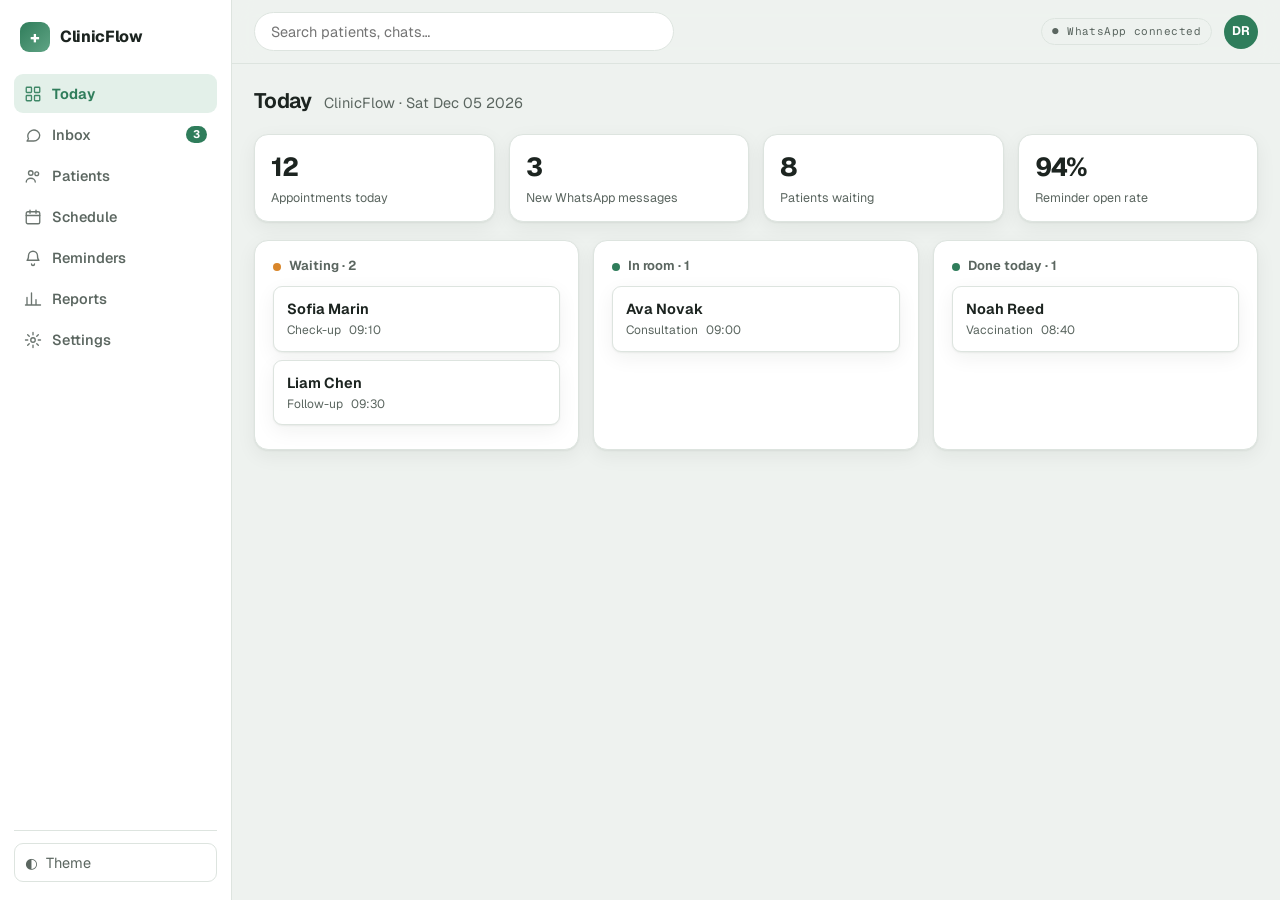
<file: index.html>
<!doctype html>
<html lang="en">
<head>
  <meta charset="utf-8">
  <meta name="viewport" content="width=device-width, initial-scale=1">
  <meta http-equiv="refresh" content="0;url=clinic-admin/index.html">
  <title>ClinicFlow</title>
  <script>location.replace("clinic-admin/index.html");</script>
</head>
<body>
  <p>Opening <a href="clinic-admin/index.html">ClinicFlow</a>…</p>
</body>
</html>
</file>
<file: clinic-admin/styles.css>
/* ============================================================
  ClinicFlow — styles
  ------------------------------------------------------------
  ✏️  CUSTOMIZE HERE: every color, radius and font of the whole
      app lives in the :root variables below. Light and dark
      are defined side by side (html[data-theme="dark"]).
  ============================================================ */

/* ---------- 1. DESIGN TOKENS (light theme) ---------- */
:root {
  --font-sans: "Geist", system-ui, sans-serif;      /* ← swap font family */
  --font-mono: "Geist Mono", ui-monospace, monospace;

  --bg: #eef2ef;               /* page background */
  --surface: #ffffff;          /* cards */
  --surface-2: #f4f6f4;        /* subtle fills */
  --text: #1c2420;             /* main text */
  --text-soft: #5b6660;        /* secondary text */
  --line: #dde4df;             /* borders */

  --accent: #2f7d5b;           /* primary green — change to rebrand */
  --accent-soft: #e3f0e9;
  --accent-text: #ffffff;

  --wa: #25d366;               /* WhatsApp green chip */
  --warn: #d9862a;
  --danger: #d05656;

  --radius: 14px;
  --radius-sm: 9px;
  --shadow: 0 1px 2px rgba(20, 30, 25, .06), 0 6px 20px rgba(20, 30, 25, .06);
  --sidebar-w: 232px;
}

/* ---------- dark theme ---------- */
html[data-theme="dark"] {
  --bg: #101613;
  --surface: #18201b;
  --surface-2: #1f2923;
  --text: #e8efe9;
  --text-soft: #9aa89f;
  --line: #2a352d;
  --accent: #4cc08a;
  --accent-soft: #1f3329;
  --accent-text: #0c130f;
  --shadow: 0 1px 2px rgba(0, 0, 0, .4), 0 8px 24px rgba(0, 0, 0, .35);
}

/* ---------- 2. BASE ---------- */
* { box-sizing: border-box; }
html, body { height: 100%; }
body {
  margin: 0;
  font-family: var(--font-sans);
  background: var(--bg);
  color: var(--text);
  font-size: 14.5px;
  line-height: 1.45;
  -webkit-font-smoothing: antialiased;
}
button { font: inherit; cursor: pointer; }
input, select, textarea { font: inherit; color: inherit; }
h1, h2, h3 { margin: 0; font-weight: 650; letter-spacing: -.01em; }
a { color: var(--accent); text-decoration: none; }

/* ---------- 3. SHELL LAYOUT ---------- */
.shell { display: flex; min-height: 100vh; }

.sidebar {
  width: var(--sidebar-w);
  flex: 0 0 var(--sidebar-w);
  background: var(--surface);
  border-right: 1px solid var(--line);
  display: flex; flex-direction: column;
  position: sticky; top: 0; height: 100vh;
  padding: 18px 14px;
  gap: 18px;
}
.brand { display: flex; align-items: center; gap: 10px; padding: 4px 6px; }
.brand__logo {
  width: 30px; height: 30px; border-radius: 9px;
  background: linear-gradient(135deg, var(--accent), color-mix(in srgb, var(--accent) 55%, #9ad4b8));
  position: relative;
}
.brand__logo::after {
  content: "+"; position: absolute; inset: 0; display: grid; place-items: center;
  color: var(--accent-text); font-weight: 800; font-size: 17px;
}
.brand__name { font-weight: 750; font-size: 16px; letter-spacing: -.02em; }

.nav { display: flex; flex-direction: column; gap: 2px; flex: 1; overflow-y: auto; }
.nav__item {
  display: flex; align-items: center; gap: 10px;
  padding: 9px 10px; border-radius: var(--radius-sm);
  color: var(--text-soft); font-weight: 550; border: 0; background: none;
  text-align: left; width: 100%;
  transition: background .15s, color .15s;
}
.nav__item:hover { background: var(--surface-2); color: var(--text); }
.nav__item.is-active { background: var(--accent-soft); color: var(--accent); font-weight: 650; }
.nav__item .ico { width: 18px; height: 18px; opacity: .9; }
.nav__badge {
  margin-left: auto; background: var(--accent); color: var(--accent-text);
  font-size: 11px; font-weight: 700; border-radius: 99px; padding: 1px 7px;
}

.sidebar__foot { border-top: 1px solid var(--line); padding-top: 12px; }
.theme-toggle {
  display: flex; align-items: center; gap: 8px; width: 100%;
  background: none; border: 1px solid var(--line); border-radius: var(--radius-sm);
  padding: 8px 10px; color: var(--text-soft);
}
.theme-toggle:hover { color: var(--text); background: var(--surface-2); }

/* ---------- main column ---------- */
.main { flex: 1; min-width: 0; display: flex; flex-direction: column; }
.topbar {
  position: sticky; top: 0; z-index: 20;
  display: flex; align-items: center; gap: 14px;
  padding: 12px 22px;
  background: color-mix(in srgb, var(--bg) 85%, transparent);
  backdrop-filter: blur(10px);
  border-bottom: 1px solid var(--line);
}
.topbar__burger { display: none; background: none; border: 0; font-size: 18px; color: var(--text); }
.topbar__search { flex: 1; max-width: 420px; }
.topbar__search input {
  width: 100%; border: 1px solid var(--line); background: var(--surface);
  border-radius: 99px; padding: 8px 16px; outline: none;
}
.topbar__search input:focus { border-color: var(--accent); }
.topbar__actions { margin-left: auto; display: flex; align-items: center; gap: 12px; }
.status-chip {
  font-family: var(--font-mono); font-size: 11px; letter-spacing: .04em;
  color: var(--text-soft); border: 1px solid var(--line);
  padding: 5px 10px; border-radius: 99px; white-space: nowrap;
}
.avatar {
  width: 34px; height: 34px; border-radius: 50%;
  background: var(--accent); color: var(--accent-text);
  display: grid; place-items: center; font-weight: 700; font-size: 12.5px;
}

.view { padding: 22px; max-width: 1200px; width: 100%; margin: 0 auto; flex: 1; }
.view:focus { outline: none; }

/* ---------- 4. SHARED COMPONENTS ---------- */
.page-head { display: flex; align-items: baseline; gap: 12px; margin-bottom: 18px; flex-wrap: wrap; }
.page-head h1 { font-size: 21px; }
.page-head .sub { color: var(--text-soft); }

.card {
  background: var(--surface); border: 1px solid var(--line);
  border-radius: var(--radius); box-shadow: var(--shadow);
  padding: 16px 18px; margin-bottom: 16px;
  animation: rise .35s ease both;
}
.card__head { display: flex; align-items: center; gap: 10px; margin-bottom: 12px; }
.card__title { font-size: 15px; font-weight: 650; }
.card__sub { color: var(--text-soft); font-size: 12.5px; }
.card__tools { margin-left: auto; display: flex; gap: 8px; }

.btn {
  border: 1px solid var(--line); background: var(--surface);
  border-radius: var(--radius-sm); padding: 8px 14px; font-weight: 550;
  transition: filter .15s, background .15s;
}
.btn:hover { background: var(--surface-2); }
.btn--primary { background: var(--accent); color: var(--accent-text); border-color: var(--accent); }
.btn--primary:hover { filter: brightness(1.06); background: var(--accent); }
.btn--ghost { background: none; border-color: transparent; color: var(--text-soft); }
.btn--sm { padding: 5px 10px; font-size: 12.5px; }
.btn--wa { background: var(--wa); color: #06301a; border-color: var(--wa); font-weight: 650; }

.badge {
  display: inline-flex; align-items: center; font-size: 11px; font-weight: 650;
  padding: 3px 9px; border-radius: 99px; letter-spacing: .02em;
  background: var(--surface-2); color: var(--text-soft);
}
.badge--ok { background: var(--accent-soft); color: var(--accent); }
.badge--warn { background: color-mix(in srgb, var(--warn) 18%, transparent); color: var(--warn); }
.badge--danger { background: color-mix(in srgb, var(--danger) 15%, transparent); color: var(--danger); }

.dot { width: 8px; height: 8px; border-radius: 50%; display: inline-block; }
.dot--ok { background: var(--accent); } .dot--wait { background: var(--warn); } .dot--new { background: var(--wa); }

/* stat cards */
.stats { display: grid; grid-template-columns: repeat(auto-fit, minmax(170px, 1fr)); gap: 14px; margin-bottom: 18px; }
.stat { background: var(--surface); border: 1px solid var(--line); border-radius: var(--radius); padding: 14px 16px; box-shadow: var(--shadow); animation: rise .35s ease both; }
.stat__num { font-size: 26px; font-weight: 750; letter-spacing: -.02em; }
.stat__label { color: var(--text-soft); font-size: 12.5px; margin-top: 2px; }

/* board columns */
.board { display: grid; grid-template-columns: repeat(auto-fit, minmax(230px, 1fr)); gap: 14px; }
.col__head { display: flex; align-items: center; gap: 8px; margin-bottom: 10px; font-weight: 650; font-size: 13px; color: var(--text-soft); }
.tile { background: var(--surface); border: 1px solid var(--line); border-radius: var(--radius-sm); padding: 11px 13px; margin-bottom: 8px; box-shadow: var(--shadow); animation: rise .3s ease both; }
.tile b { font-weight: 650; }
.tile .meta { color: var(--text-soft); font-size: 12px; margin-top: 3px; display: flex; gap: 8px; align-items: center; flex-wrap: wrap; }

/* ---------- inbox ---------- */
.split { display: grid; grid-template-columns: 320px 1fr; gap: 16px; align-items: start; }
@media (max-width: 900px) { .split { grid-template-columns: 1fr; } }
.chat-list { display: flex; flex-direction: column; gap: 6px; max-height: 70vh; overflow-y: auto; }
.chat-item {
  display: flex; gap: 10px; align-items: center;
  background: var(--surface); border: 1px solid var(--line); border-radius: var(--radius-sm);
  padding: 10px 12px; cursor: pointer; transition: background .15s;
  color: inherit; text-align: left; width: 100%;
}
.chat-item:hover, .chat-item.is-active { background: var(--accent-soft); border-color: color-mix(in srgb, var(--accent) 35%, var(--line)); }
.chat-item__ava { width: 36px; height: 36px; border-radius: 50%; background: var(--surface-2); display: grid; place-items: center; font-weight: 700; font-size: 12px; flex: 0 0 auto; }
.chat-item__body { min-width: 0; flex: 1; }
.chat-item__name { font-weight: 600; display: flex; justify-content: space-between; gap: 8px; }
.chat-item__name time { color: var(--text-soft); font-size: 11px; font-family: var(--font-mono); }
.chat-item__prev { color: var(--text-soft); font-size: 12.5px; white-space: nowrap; overflow: hidden; text-overflow: ellipsis; }

.thread { background: var(--surface); border: 1px solid var(--line); border-radius: var(--radius); box-shadow: var(--shadow); padding: 16px; }
.thread__head { display: flex; align-items: center; gap: 10px; border-bottom: 1px solid var(--line); padding-bottom: 12px; margin-bottom: 14px; }
.bubbles { display: flex; flex-direction: column; gap: 8px; max-height: 52vh; overflow-y: auto; padding: 4px 2px; }
.bubble { max-width: 72%; padding: 9px 13px; border-radius: 14px; font-size: 13.5px; animation: pop .25s ease both; }
.bubble--in { background: var(--surface-2); align-self: flex-start; border-bottom-left-radius: 4px; }
.bubble--out { background: var(--accent-soft); color: var(--text); align-self: flex-end; border-bottom-right-radius: 4px; }
.bubble time { display: block; font-size: 10px; font-family: var(--font-mono); color: var(--text-soft); margin-top: 3px; }
.composer { display: flex; gap: 8px; margin-top: 14px; border-top: 1px solid var(--line); padding-top: 12px; }
.composer input, .composer textarea {
  flex: 1; border: 1px solid var(--line); background: var(--surface-2);
  border-radius: var(--radius-sm); padding: 10px 12px; outline: none; resize: none;
}
.composer input:focus { border-color: var(--accent); }
.empty { color: var(--text-soft); text-align: center; padding: 60px 20px; }

/* tables */
.table { width: 100%; border-collapse: collapse; font-size: 13.5px; }
.table th { text-align: left; color: var(--text-soft); font-weight: 600; font-size: 12px; text-transform: uppercase; letter-spacing: .05em; padding: 8px 10px; border-bottom: 1px solid var(--line); }
.table td { padding: 10px; border-bottom: 1px solid var(--line); }
.table tr:last-child td { border-bottom: 0; }
.table tr:hover td { background: var(--surface-2); }

/* bars (simple reports) */
.bar { height: 10px; border-radius: 99px; background: var(--surface-2); overflow: hidden; }
.bar > i { display: block; height: 100%; background: var(--accent); border-radius: 99px; animation: grow .6s ease both; }

/* schedule grid */
.sched { display: grid; grid-template-columns: 70px repeat(5, 1fr); gap: 4px; font-size: 12px; }
.sched .h { color: var(--text-soft); font-family: var(--font-mono); padding: 4px; text-align: right; padding-right: 8px; }
.sched .slot { background: var(--surface-2); border-radius: 6px; min-height: 34px; }
.sched .slot.booked { background: var(--accent-soft); }

/* ---------- settings form ---------- */
.form { display: grid; gap: 14px; max-width: 560px; }
.form label { display: block; font-size: 12.5px; font-weight: 600; margin-bottom: 5px; color: var(--text-soft); }
.form input, .form select, .form textarea {
  width: 100%; border: 1px solid var(--line); background: var(--surface-2);
  border-radius: var(--radius-sm); padding: 9px 12px; outline: none;
}
.form input:focus, .form select:focus, .form textarea:focus { border-color: var(--accent); }
.switch { display: flex; align-items: center; gap: 10px; }
.switch input { width: auto; }

/* ---------- animations ---------- */
@keyframes rise { from { opacity: 0; transform: translateY(8px); } to { opacity: 1; transform: none; } }
@keyframes pop { from { opacity: 0; transform: scale(.96); } to { opacity: 1; transform: none; } }
@keyframes grow { from { width: 0; } }

/* ---------- responsive ---------- */
@media (max-width: 860px) {
  .sidebar {
    position: fixed; z-index: 50; left: 0; top: 0; bottom: 0;
    transform: translateX(-100%); transition: transform .25s ease;
  }
  .sidebar.open { transform: none; box-shadow: 0 0 60px rgba(0,0,0,.3); }
  .topbar__burger { display: block; }
  .status-chip { display: none; }
}
</file>
